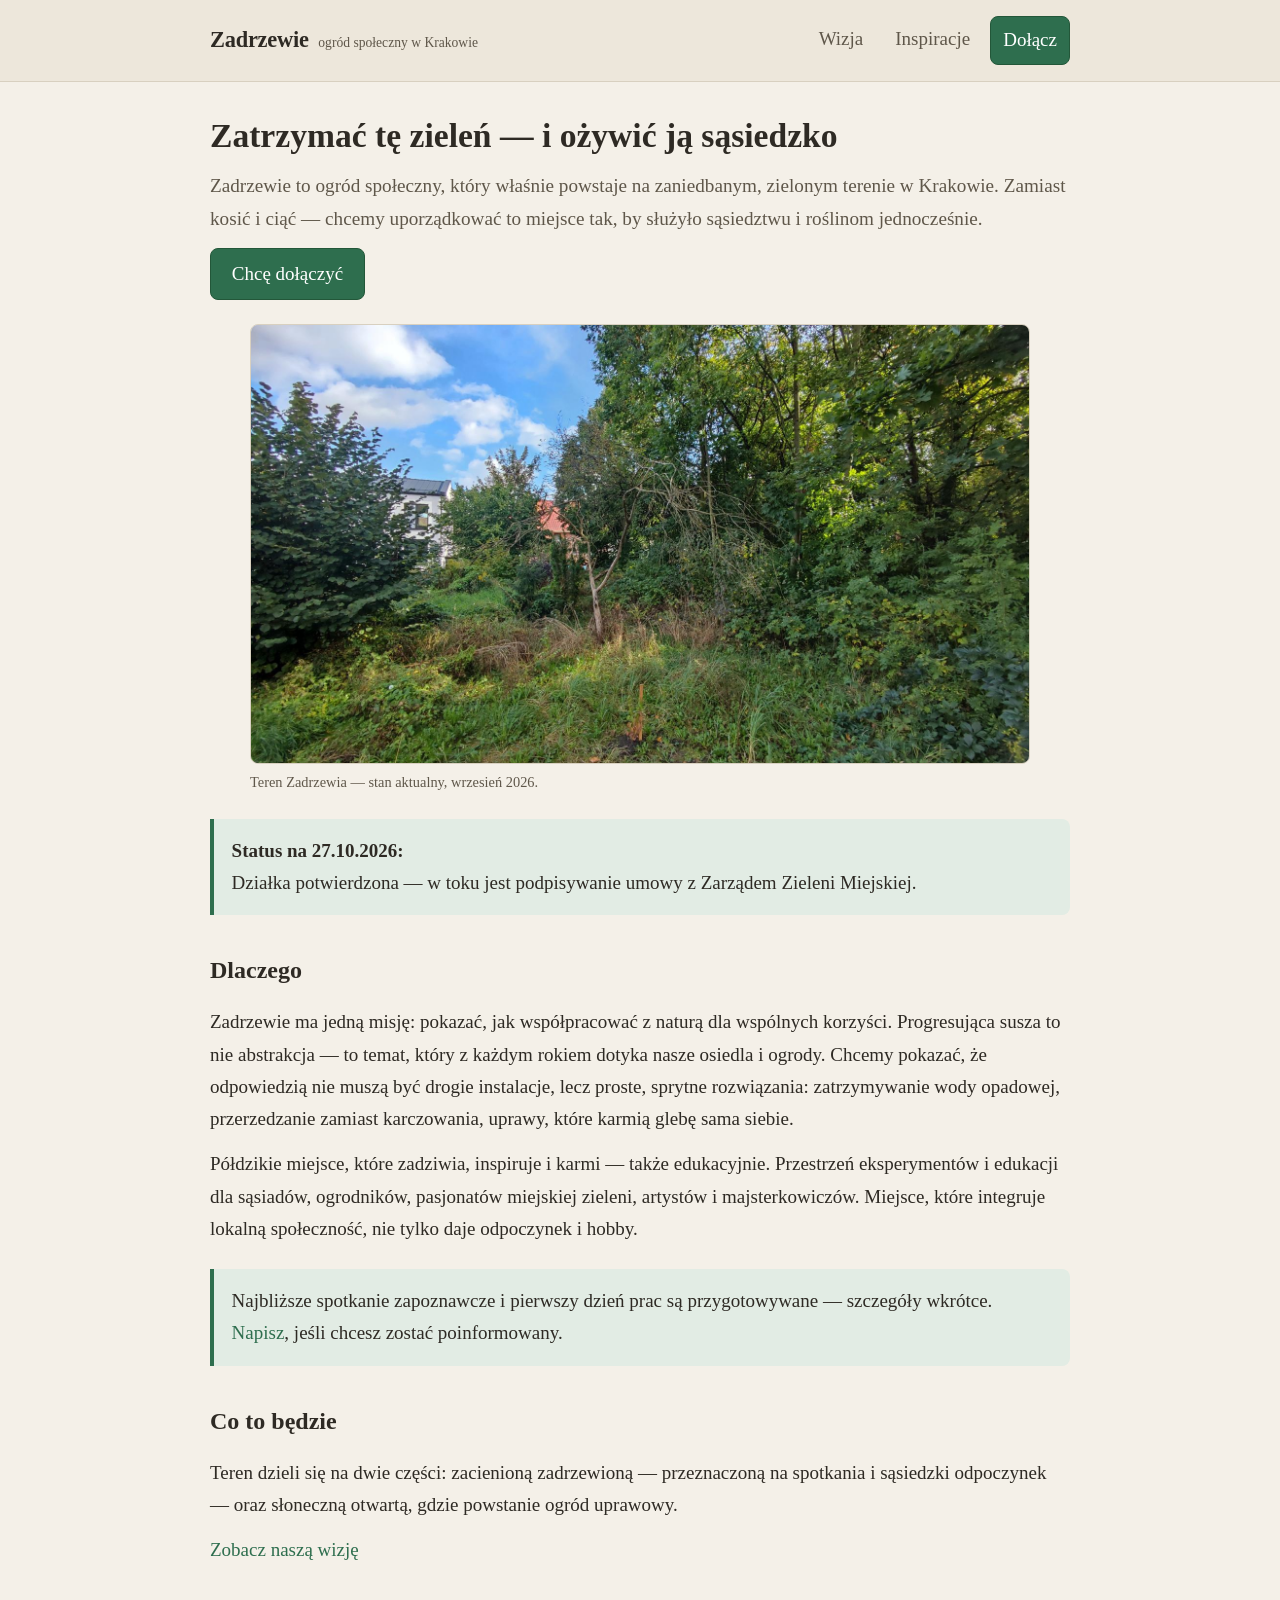
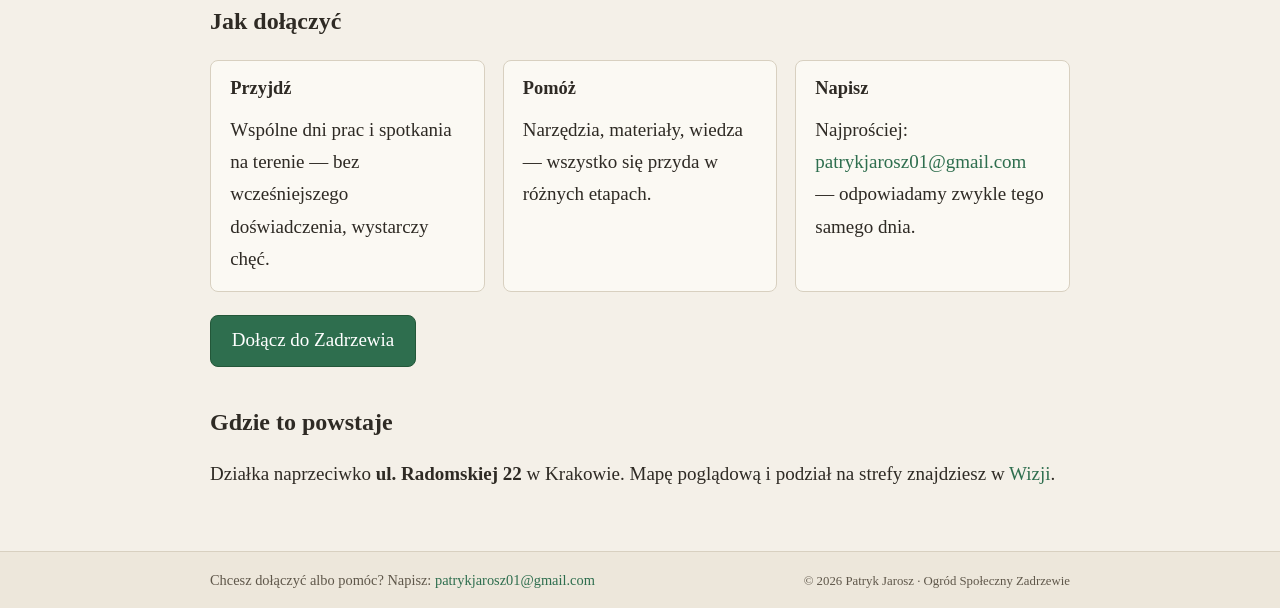
<file: index.html>
<!DOCTYPE html>
<html lang="pl">
<head>
  <meta charset="UTF-8">
  <meta name="viewport" content="width=device-width, initial-scale=1.0">
  <title>Zadrzewie — ogród społeczny w Krakowie</title>
  <meta name="description" content="Ogród społeczny Zadrzewie w Krakowie — powstaje na zaniedbanym terenie zielonym naprzeciwko ul. Radomskiej 22. Misja: współpraca z naturą wśród postępującej suszy. Zobacz wizję i dołącz.">
  <!-- TODO: po pierwszym wdrożeniu odkomentuj canonical/og:url i podmień og:image na docelowe -->
  <!--
  <link rel="canonical" href="https://mopsiok.github.io/zadrzewie/">
  <meta property="og:url" content="https://mopsiok.github.io/zadrzewie/">
  <meta property="og:image" content="img/og.jpg">
  -->
  <meta property="og:title" content="Zadrzewie — ogród społeczny w Krakowie">
  <meta property="og:description" content="Powstaje przy udziale sąsiadów na zaniedbanym terenie zielonym. Zobacz wizję i dołącz.">
  <meta property="og:type" content="website">
  <link rel="icon" type="image/svg+xml" href="favicon.svg">
  <link rel="stylesheet" href="css/style.css">
  <!-- TODO: GoatCounter — po założeniu konta podmień subdomenę. Źródła wejścia:
       QR z plakatu → link z ?r=plakat, post na FB → ?r=facebook
       (GoatCounter zapisuje parametr q=[query] i widać go w statystykach jest) -->
  <script src="count.js" async data-goatcounter="https://zadrzewie.goatcounter.com/count"></script>
</head>
<body>
<header data-navigation></header>
<script src="js/nav.js"></script>
<main>
  <section class="hero">
    <h1>Zatrzymać tę zieleń — i ożywić ją sąsiedzko</h1>
    <!-- TODO: dopracuj leady. Poniższe trzymają się znanych faktów; reszta do Twojej iteracji. -->
    <p class="lead">
      Zadrzewie to ogród społeczny, który właśnie powstaje na zaniedbanym,
      zielonym terenie w Krakowie. Zamiast kosić i ciąć — chcemy uporządkować
      to miejsce tak, by służyło sąsiedztwu i roślinom jednocześnie.
    </p>
    <p>
      <a class="button" href="contact.html">Chcę dołączyć</a>
    </p>
  </section>

  <!-- TODO: wybierz docelowe zdjęcie hero. Obecnie: otwarta część terenu ze wrzesienia. -->
  <figure>
    <img class="hero-photo" src="img/IMG_20260921_145245.jpg"
         alt="Otwarta, słoneczna część terenu ogrodu w wysokich trawach, w tle drzewa i domy osiedla">
    <figcaption class="figcaption">Teren Zadrzewia — stan aktualny, wrzesień 2026.
      <!-- TODO: ewentualnie doprecyzuj lokalizację w podpisie -->
    </figcaption>
  </figure>

  <div class="status">
    <p><b>Status na 27.10.2026:</b><br>Działka potwierdzona — w toku jest podpisywanie umowy
    z Zarządem Zieleni Miejskiej.</p>
  </div>

  <h2>Dlaczego</h2>
  <!-- TODO: iteruj po opis-v2.txt (treść posta na FB i plakatu) —
       ten tekst ma rozwinąć wątek edukacyjny suszy i prostych rozwiązań. -->
  <p>
    Zadrzewie ma jedną misję: pokazać, jak współpracować z naturą dla wspólnych
    korzyści. Progresująca susza to nie abstrakcja — to temat, który z każdym
    rokiem dotyka nasze osiedla i ogrody. Chcemy pokazać, że odpowiedzią nie
    muszą być drogie instalacje, lecz proste, sprytne rozwiązania: zatrzymywanie
    wody opadowej, przerzedzanie zamiast karczowania, uprawy, które karmią glebę
    sama siebie.
  </p>
  <p>
    Półdzikie miejsce, które zadziwia, inspiruje i karmi — także edukacyjnie.
    Przestrzeń eksperymentów i edukacji dla sąsiadów, ogrodników, pasjonatów
    miejskiej zieleni, artystów i majsterkowiczów. Miejsce, które integruje
    lokalną społeczność, nie tylko daje odpoczynek i hobby.
    <!-- TODO: jeśli się nakręci — rozwinięcie wątku edukacyjnego w inspiration.html -->
  </p>

  <div class="status">
    <p>Najbliższe spotkanie zapoznawcze i pierwszy dzień prac są przygotowywane —
    szczegóły wkrótce. <a href="contact.html">Napisz</a>, jeśli chcesz zostać poinformowany.
    <!-- DOCZELEJ: odkomentuj poniższy szablon, gdy termin spotkania wyklarowany:
         blok z konkretną datą + JSON-LD Event (schema wymaga widocznego startDate,
         więc do tamtego czasu nie dodajemy schematu).
    <h2 id="spotkanie">Najbliższe spotkanie</h2>
    <p>07.11.2026, godz. 10:00 — spotkanie informacyjne: zapoznanie, dyskusja
    o wstępnej wizji, wizyta terenowa (niezależnie od pogody — kurtka i dobre buty).</p>
    <script type="application/ld+json">
      {"@context":"https://schema.org","@type":"Event","name":"Spotkanie informacyjne — Ogród Społeczny Zadrzewie",
       "startDate":"2026-11-07T10:00","eventStatus":"https://schema.org/EventScheduled",
       "location":{"@type":"Place","name":"działka naprzeciwko ul. Radomskiej 22, Kraków"}}
    </script>
    -->
  </p>
  </div>

  <h2>Co to będzie</h2>
  <!-- TODO: skrót wizji 2–3 zdania; pełna opowieść w vision.html -->
  <p>
    Teren dzieli się na dwie części: zacienioną zadrzewioną — przeznaczoną
    na spotkania i sąsiedzki odpoczynek — oraz słoneczną otwartą, gdzie
    powstanie ogród uprawowy.
  </p>
  <p><a href="vision.html">Zobacz naszą wizję</a></p>

  <h2>Jak dołączyć</h2>
  <div class="cards">
    <div class="card">
      <h3>Przyjdź</h3>
      <p>Wspólne dni prac i spotkania na terenie — bez wcześniejszego
      doświadczenia, wystarczy chęć.</p>
    </div>
    <div class="card">
      <h3>Pomóż</h3>
      <p>Narzędzia, materiały, wiedza — wszystko się przyda w różnych etapach.</p>
    </div>
    <div class="card">
      <h3>Napisz</h3>
      <p>Najprościej: <a href="mailto:patrykjarosz01@gmail.com">patrykjarosz01@gmail.com</a> —
      odpowiadamy zwykle tego samego dnia.</p>
    </div>
  </div>
  <!-- TODO: tu po podpisaniu umowy pojawią się konkretne terminy pierwszych prac -->
  <p><a class="button" href="contact.html">Dołącz do Zadrzewia</a></p>

  <h2 id="gdzie">Gdzie to powstaje</h2>
  <p>
    Działka naprzeciwko <b>ul. Radomskiej 22</b> w Krakowie.
    Mapę poglądową i podział na strefy znajdziesz w
    <a href="vision.html#mapa">Wizji</a>.
    <!-- TODO: po wyklarowaniu dopisz nazwę osiedla i najprostszy opis dojazdu. -->
  </p>
</main>
<div id="footer"></div>
<script src="js/footer.js"></script>
</body>
</html>
</file>
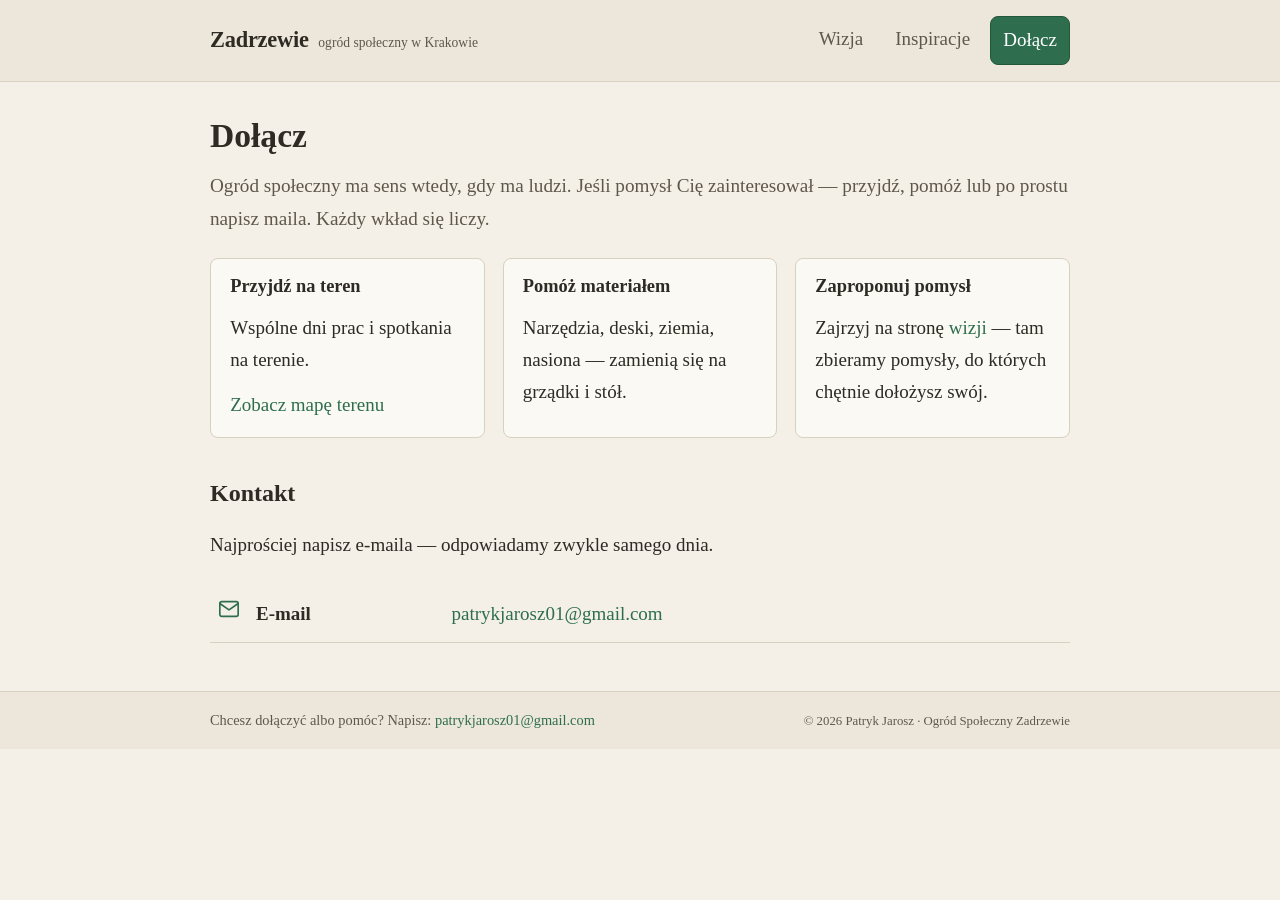
<file: contact.html>
<!DOCTYPE html>
<html lang="pl">
<head>
  <meta charset="UTF-8">
  <meta name="viewport" content="width=device-width, initial-scale=1.0">
  <title>Dołącz | Zadrzewie</title>
  <meta name="description" content="Dołącz do Ogrodu Społecznego Zadrzewie — napisz na patrykjarosz01@gmail.com lub wybraną ścieżką udziału.">
  <!-- TODO: canonical/og:url po wdrożeniu -->
  <meta property="og:title" content="Dołącz — Zadrzewie">
  <meta property="og:description" content="Napisz lub wybierz jedną ze ścieżek udziału — każdy krok się liczy.">
  <meta property="og:type" content="website">
  <link rel="icon" type="image/svg+xml" href="favicon.svg">
  <link rel="stylesheet" href="css/style.css">
  <script src="count.js" async data-goatcounter="https://zadrzewie.goatcounter.com/count"></script>
</head>
<body>
<header data-navigation></header>
<script src="js/nav.js"></script>
<main>
  <h1>Dołącz</h1>
  <p class="lead">
    Ogród społeczny ma sens wtedy, gdy ma ludzi. Jeśli pomysł Cię zainteresował
    — przyjdź, pomóż lub po prostu napisz maila. Każdy wkład się liczy.
  </p>

  <div class="cards">
    <div class="card">
      <h3>Przyjdź na teren</h3>
      <p>
        Wspólne dni prac i spotkania na terenie.
        <!-- TODO: po podpisaniu umowy dopisz terminy / kalendarz / link do zapisów -->
      </p>
      <p><a href="index.html#gdzie">Zobacz mapę terenu</a></p>
    </div>
    <div class="card">
      <h3>Pomóż materiałem</h3>
      <p>
        Narzędzia, deski, ziemia, nasiona — zamienią się na grządki i stół.
        <!-- TODO: tu docelowo lista aktualnych potrzeb -->
      </p>
    </div>
    <div class="card">
      <h3>Zaproponuj pomysł</h3>
      <p>
        Zajrzyj na stronę <a href="vision.html">wizji</a> —
        tam zbieramy pomysły, do których chętnie dołożysz swój.
      </p>
    </div>
  </div>

  <h2 id="kontakt">Kontakt</h2>
  <p>
    Najprościej napisz e-maila — odpowiadamy zwykle samego dnia.
  </p>
  <table class="contact-table">
    <tr>
      <td>
        <svg class="contact-icon" viewBox="0 0 24 24" aria-hidden="true"><path d="M4 4h16c1.1 0 2 .9 2 2v12c0 1.1-.9 2-2 2H4c-1.1 0-2-.9-2-2V6c0-1.1.9-2 2-2z"/><polyline points="22,6 12,13 2,6"/></svg>
      </td>
      <th scope="row">E-mail</th>
      <td><a href="mailto:patrykjarosz01@gmail.com">patrykjarosz01@gmail.com</a></td>
    </tr>
    <!-- TODO: docelowo wiersze: social media (grupa na FB?), telefon -->
  </table>
</main>
<div id="footer"></div>
<script src="js/footer.js"></script>
</body>
</html>
</file>
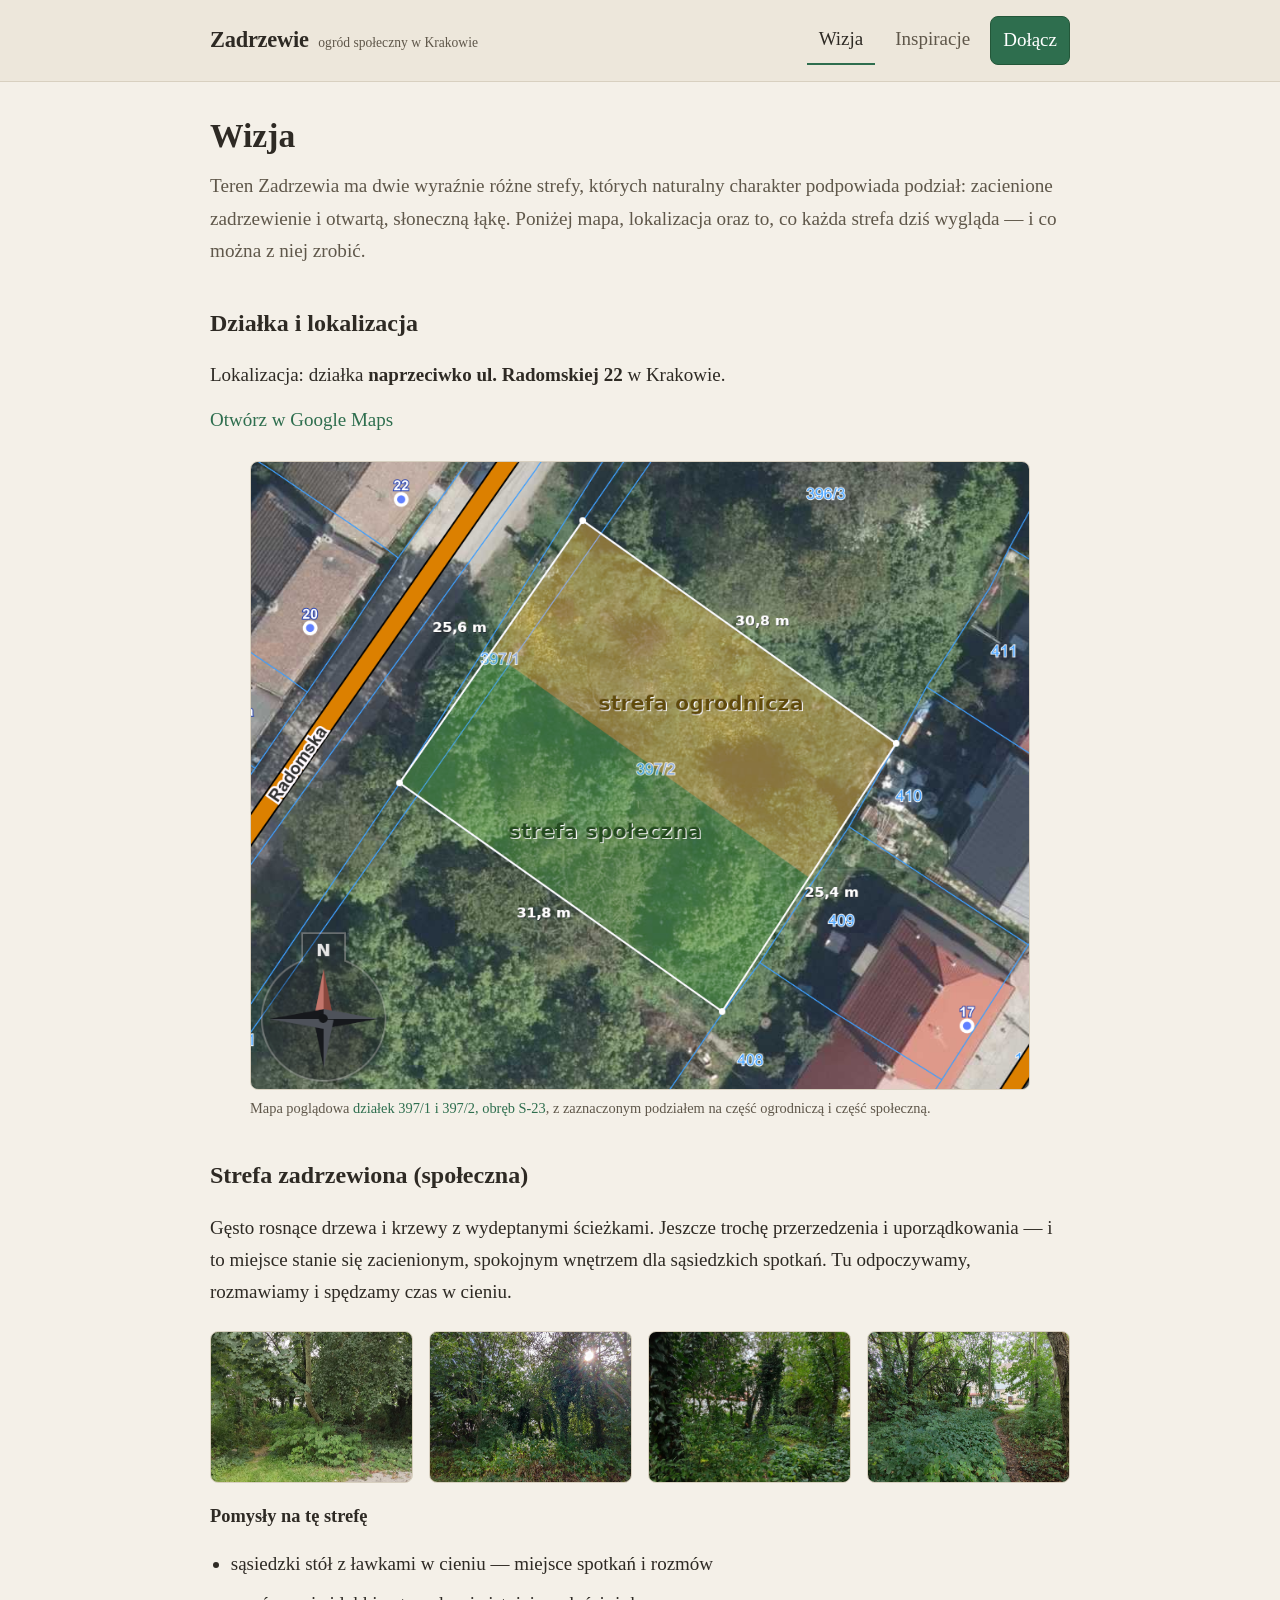
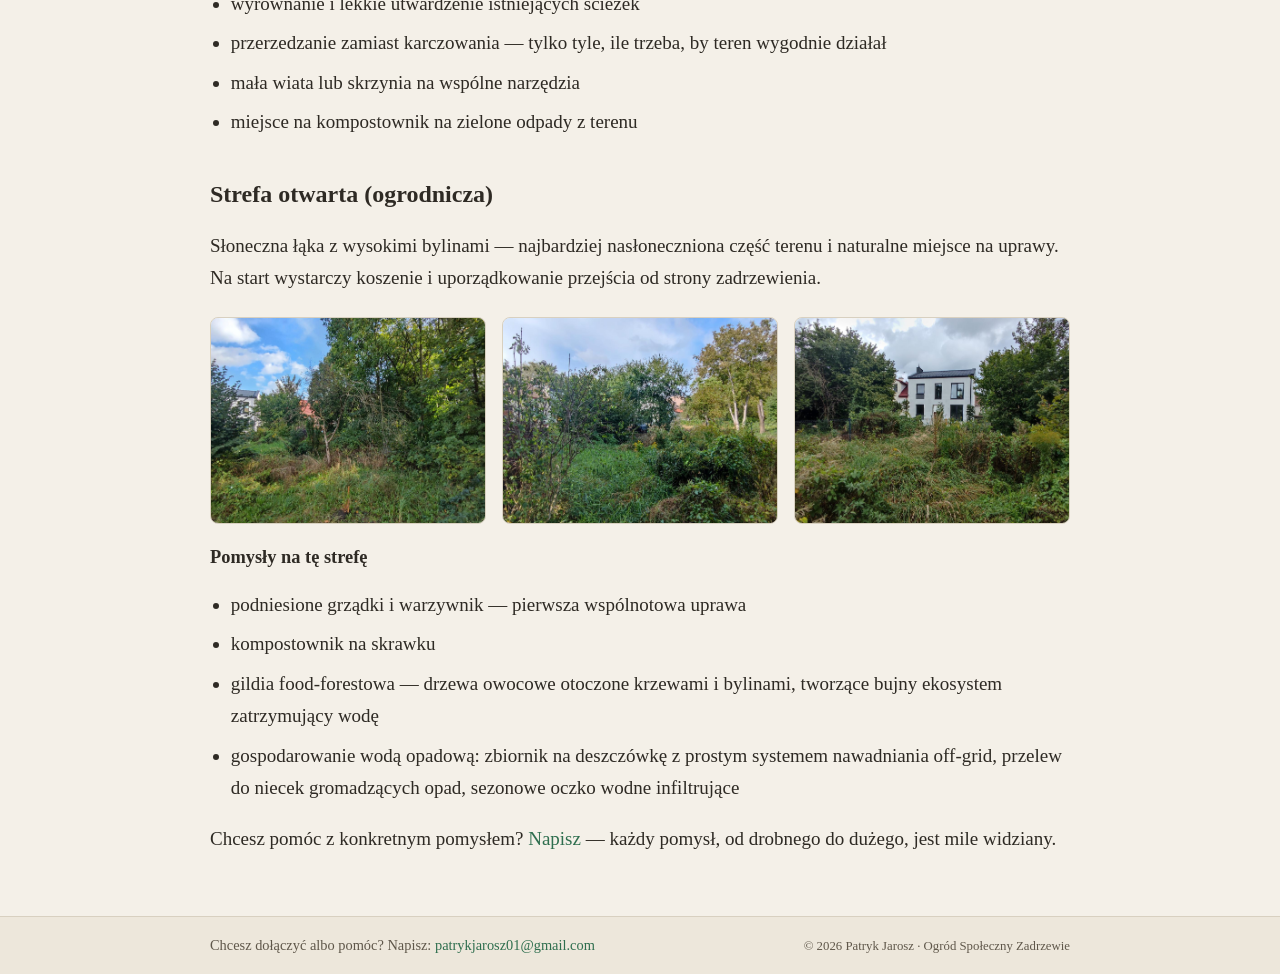
<file: vision.html>
<!DOCTYPE html>
<html lang="pl">
<head>
  <meta charset="UTF-8">
  <meta name="viewport" content="width=device-width, initial-scale=1.0">
  <title>Wizja | Zadrzewie</title>
  <meta name="description" content="Wizja Ogrodu Społecznego Zadrzewie w Krakowie: działki 397/1 i 397/2 obręb S-23, mapa terenu oraz dwie strefy — zadrzewiona część społeczna i otwarta część ogrodowa, ze zdjęciami i pomysłami.">
  <!-- TODO: canonical/og:url po wdrożeniu -->
  <meta property="og:title" content="Wizja — Zadrzewie">
  <meta property="og:description" content="Mapa, lokalizacja i dwie strefy terenu: zadrzewiona część społeczna i otwarta część ogrodowa — zdjęcia i pomysły na każdą z nich.">
  <meta property="og:type" content="website">
  <link rel="icon" type="image/svg+xml" href="favicon.svg">
  <link rel="stylesheet" href="css/style.css">
  <script src="js/gallery.js" defer></script>
  <script src="count.js" async data-goatcounter="https://zadrzewie.goatcounter.com/count"></script>
</head>
<body>
<header data-navigation></header>
<script src="js/nav.js"></script>
<main>
  <h1>Wizja</h1>
  <p class="lead">
    Teren Zadrzewia ma dwie wyraźnie różne strefy, których naturalny charakter
    podpowiada podział: zacienione zadrzewienie i otwartą, słoneczną łąkę.
    Poniżej mapa, lokalizacja oraz to, co każda strefa dziś wygląda — i co
    można z niej zrobić.
  </p>

  <h2 id="mapa">Działka i lokalizacja</h2>
  <p>
    Lokalizacja: działka <b>naprzeciwko ul. Radomskiej 22</b> w Krakowie.
    <!-- TODO: po wyklarowaniu dopisz nazwę osiedla i najprostszy opis dojazdu. -->
  </p>
  <p>
    <a href="https://www.google.com/maps/search/50.081766,+19.959402" rel="noopener">Otwórz w Google Maps</a>
  </p>
  <figure>
    <img class="hero-photo" src="img/mapa/mapa.png"
         alt="Mapa poglądowa terenu Zadrzewia na podkładzie ortofotomapy — dwie działki (397/1 i 397/2, obręb S-23) przy ul. Radomskiej z zaznaczonym podziałem na część ogrodniczą i część społeczną">
    <figcaption class="figcaption">
      Mapa poglądowa
      <a href="https://mapy.geoportal.gov.pl/imapnext/imap/index.html?webmap=9723EFFD-B884-3178-68D8-76C3A0993954" rel="noopener">działek 397/1 i 397/2, obręb S-23</a>,
      z zaznaczonym podziałem na część ogrodniczą i część społeczną.
      <!-- TODO: uzupełnij właściwy link do geoportalu z namiarem na działki -->
    </figcaption>
  </figure>

  <!-- UWAGA: przypisanie zdjęć do stref jest TYMCZASOWE — zweryfikuj z mapą
       i przepnij <img> między sekcjami, jeśli coś przypisane niezgodnie z rzeczywistością. -->

  <h2 id="zadrzewienie">Strefa zadrzewiona (społeczna)</h2>
  <p>
    Gęsto rosnące drzewa i krzewy z wydeptanymi ścieżkami. Jeszcze trochę
    przerzedzenia i uporządkowania — i to miejsce stanie się zacienionym,
    spokojnym wnętrzem dla sąsiedzkich spotkań. Tu odpoczywamy, rozmawiamy
    i spędzamy czas w cieniu.
    <!-- TODO: opis własnymi słowami (zdjęcia: sierpień i wrzesień 2026) -->
  </p>
  <div class="gallery gallery-cols-4">
    <button class="gallery-photo" type="button">
      <img src="img/IMG_20260810_144843.jpg"
           alt="Gęsty podszyt z samosiewami i wydeptaną ścieżką (sierpień 2026)" loading="lazy">
    </button>
    <button class="gallery-photo" type="button">
      <img src="img/IMG_20260921_145538.jpg"
           alt="Bujne zadrzewienie — drzewa oplecione bluszczem, słońce przenikające przez korony" loading="lazy">
    </button>
    <button class="gallery-photo" type="button">
      <img src="img/IMG_20260921_152022.jpg"
           alt="Wnętrze zadrzewienia — wydeptana ścieżka wśród oplecionych bluszczem pni" loading="lazy">
    </button>
    <button class="gallery-photo" type="button">
      <img src="img/IMG_20260921_152050.jpg"
           alt="Ścieżka wychodząca z zadrzewienia w stronę ulicy, w tle domy osiedla" loading="lazy">
    </button>
  </div>
  <h3>Pomysły na tę strefę</h3>
  <!-- TODO: wybierz i dopisz własne priorytety; poniżej kolekcja startowa -->
  <ul>
    <li>sąsiedzki stół z ławkami w cieniu — miejsce spotkań i rozmów</li>
    <li>wyrównanie i lekkie utwardzenie istniejących ścieżek</li>
    <li>przerzedzanie zamiast karczowania — tylko tyle, ile trzeba, by teren wygodnie działał</li>
    <li>mała wiata lub skrzynia na wspólne narzędzia</li>
    <li>miejsce na kompostownik na zielone odpady z terenu</li>
  </ul>

  <h2 id="ogrodnicza">Strefa otwarta (ogrodnicza)</h2>
  <p>
    Słoneczna łąka z wysokimi bylinami — najbardziej nasłoneczniona część
    terenu i naturalne miejsce na uprawy. Na start wystarczy koszenie
    i uporządkowanie przejścia od strony zadrzewienia.
    <!-- TODO: opis własnymi słowami (zdjęcia: wrzesień 2026) -->
  </p>
  <div class="gallery gallery-cols-3">
    <button class="gallery-photo" type="button">
      <img src="img/IMG_20260921_145245.jpg"
           alt="Otwarta, słoneczna łąka — przyszła część ogrodowa, w tle domy osiedla" loading="lazy">
    </button>
    <button class="gallery-photo" type="button">
      <img src="img/IMG_20260921_145517.jpg"
           alt="Otwarta część terenu widziana od strony zadrzewienia" loading="lazy">
    </button>
    <button class="gallery-photo" type="button">
      <img src="img/IMG_20260921_151102.jpg"
           alt="Otwarta łąka z zeszłorocznymi bylinami i ogrodzeniem, w tle domy" loading="lazy">
    </button>
  </div>
  <h3>Pomysły na tę strefę</h3>
  <!-- TODO: wybierz i dopisz własne priorytety; poniżej kolekcja startowa -->
  <ul>
    <li>podniesione grządki i warzywnik — pierwsza wspólnotowa uprawa</li>
    <li>kompostownik na skrawku</li>
    <li>gildia food-forestowa — drzewa owocowe otoczone krzewami i bylinami,
        tworzące bujny ekosystem zatrzymujący wodę</li>
    <li>gospodarowanie wodą opadową: zbiornik na deszczówkę z prostym systemem
        nawadniania off-grid, przelew do niecek gromadzących opad, sezonowe
        oczko wodne infiltrujące</li>
  </ul>

  <p>
    Chcesz pomóc z konkretnym pomysłem? <a href="contact.html">Napisz</a> —
    każdy pomysł, od drobnego do dużego, jest mile widziany.
  </p>
</main>

<dialog class="lightbox" aria-labelledby="lightbox-caption">
  <form method="dialog">
    <button class="close-lightbox" aria-label="Zamknij podgląd">&times;</button>
  </form>
  <figure>
    <img class="lightbox-image" alt="">
  </figure>
  <div class="lightbox-nav">
    <button class="prev-photo" type="button" aria-label="Poprzednie zdjęcie">&#8592; Poprzednie</button>
    <span class="lightbox-caption" id="lightbox-caption"></span>
    <button class="next-photo" type="button" aria-label="Następne zdjęcie">&#8594;</button>
  </div>
</dialog>

<div id="footer"></div>
<script src="js/footer.js"></script>
</body>
</html>
</file>
<file: css/style.css>
:root {
  --bg: #f4f0e8;
  --bg-shaded: #ede7db;
  --text: #2e2a24;
  --text-muted: #5f574a;
  --accent: #2e6e4e;
  --accent-dark: #235739;
  --accent-light: #e2ece4;
  --line: #d8d0c0;
  --card: #fbf9f3;
}

/* ============ Basics ============ */
* { box-sizing: border-box; }

body {
  margin: 0;
  background: var(--bg);
  color: var(--text);
  font-family: Georgia, "Times New Roman", serif;
  font-size: 19px;
  line-height: 1.7;
}

main {
  max-width: 900px;
  margin: 0 auto;
  padding: 2rem 1.25rem 3rem;
}

h1, h2, h3 { line-height: 1.3; }
h1 { font-size: 2.1rem; font-weight: 700; margin: 0 0 .5rem; }
h2 { font-size: 1.5rem; font-weight: 600; margin-top: 2.5rem; }
h3 { font-size: 1.15rem; font-weight: 600; margin-bottom: .4rem; }

p { margin: .8rem 0; }

a { color: var(--accent); text-decoration: none; }
a:hover { text-decoration: underline; }

.lead {
  font-size: 1.2rem;
  color: var(--text-muted);
  max-width: 46em;
}

/* ============ Buttons ============ */
.button {
  display: inline-block;
  background: var(--accent);
  color: #fff;
  border: 1px solid var(--accent-dark);
  border-radius: 8px;
  font: inherit;
  padding: .55rem 1.3rem;
  cursor: pointer;
}
.button:hover {
  background: var(--accent-dark);
  text-decoration: none;
}
.button:focus-visible {
  outline: 3px solid var(--accent);
  outline-offset: 3px;
}

/* ============ Header + navigation ============ */
.site-header {
  background: var(--bg-shaded);
  border-bottom: 1px solid var(--line);
}

.header-inner {
  max-width: 900px;
  margin: 0 auto;
  padding: 1rem 1.25rem;
  display: flex;
  align-items: center;
  justify-content: space-between;
  flex-wrap: wrap;
  gap: .65rem 1.5rem;
}

.brand {
  color: var(--text);
  font-size: 1.4rem;
  font-weight: 700;
  letter-spacing: -.01em;
  display: inline-flex;
  align-items: baseline;
  gap: .6rem;
}
.brand:hover { text-decoration: none; }
.brand-tagline {
  font-size: .85rem;
  font-weight: normal;
  color: var(--text-muted);
  letter-spacing: 0;
}

nav ul {
  list-style: none;
  display: flex;
  flex-wrap: wrap;
  align-items: center;
  gap: .15rem .5rem;
  margin: 0;
  padding: 0;
}

nav a {
  color: var(--text-muted);
  display: block;
  padding: .45rem .75rem;
  border-bottom: 2px solid transparent;
}
nav a:hover { color: var(--text); text-decoration: none; }
nav a.active {
  color: var(--text);
  border-bottom-color: var(--accent);
}

/* the join link doubles as the header call to action */
nav a.join {
  color: #fff;
  background: var(--accent);
  border: 1px solid var(--accent-dark);
  border-radius: 8px;
  border-bottom-width: 1px;
}
nav a.join:hover { background: var(--accent-dark); color: #fff; }
nav a.join:focus-visible {
  outline: 3px solid var(--accent-dark);
  outline-offset: 2px;
}

/* ============ Hero ============ */
.hero-photo {
  display: block;
  width: 100%;
  border: 1px solid var(--line);
  border-radius: 8px;
  margin: 1.5rem 0 .4rem;
}
.figcaption {
  font-size: .9rem;
  color: var(--text-muted);
}

/* ============ Inspirations (stacked: heading -> photo -> description) ============ */
.inspiration-item {
  margin: 2.3rem 0;
}
.inspiration-item h3 {
  font-size: 1.25rem;
  margin-bottom: .6rem;
}
.inspiration-item .hero-photo {
  margin: 0 0 .5rem;
}
.inspiration-item p { margin-bottom: 0; }

/* ============ Status highlight ============ */
.status {
  background: var(--accent-light);
  border-left: 4px solid var(--accent);
  border-radius: 0 8px 8px 0;
  padding: .8rem 1.1rem;
  margin: 1.5rem 0;
}
.status p { margin: .2rem 0; }

/* ============ Cards (idea paths, sections summary) ============ */
.cards {
  display: grid;
  grid-template-columns: repeat(auto-fit, minmax(230px, 1fr));
  gap: 1.1rem;
  margin: 1.4rem 0;
}
.card {
  background: var(--card);
  border: 1px solid var(--line);
  border-radius: 8px;
  padding: 1rem 1.2rem;
}
.card h3 { margin-top: 0; }
.card p:last-child { margin-bottom: 0; }
.card .font-small { font-size: .95rem; color: var(--text-muted); }

/* ============ Lists ============ */
main ul { padding-left: 1.3rem; }
main li { margin: .45rem 0; }

/* ============ Galleries + lightbox ============ */
.gallery {
  display: grid;
  gap: 1rem;
  margin: 1.4rem 0;
}
/* every group gets an explicit number of columns, so all thumbnails in
   the group sit in one row and share the same tile size */
.gallery-cols-3 { grid-template-columns: repeat(3, 1fr); }
.gallery-cols-4 { grid-template-columns: repeat(4, 1fr); }
.gallery-photo {
  appearance: none;
  background: none;
  border: 0;
  padding: 0;
  cursor: pointer;
}
.gallery-photo img {
  display: block;
  width: 100%;
  height: auto;
  aspect-ratio: 4 / 3;
  object-fit: cover;
  border: 1px solid var(--line);
  border-radius: 8px;
}
.gallery-photo:focus-visible {
  outline: 3px solid var(--accent);
  outline-offset: 3px;
}

/* Lightbox as an immersive stage: the photo fills the dialog,
   controls are overlaid on top of the image (no beige panel). */
.lightbox {
  border: 0;
  padding: 0;
  background: none;
  overflow: hidden;
  max-width: min(1500px, calc(100vw - 2rem));
  max-height: calc(100vh - 2rem);
  max-height: calc(100dvh - 2rem);
}
.lightbox::backdrop { background: rgba(20, 19, 17, .82); }
.lightbox form {
  position: absolute;
  top: .5rem;
  right: .5rem;
  margin: 0;
}
.lightbox figure {
  margin: 0;
  position: relative;
}
.lightbox img {
  display: block;
  max-width: 100%;
  max-height: calc(100vh - 2rem);
  max-height: calc(100dvh - 2rem);
  width: auto;
  height: auto;
  border-radius: 8px;
}
.close-lightbox,
.lightbox-nav button {
  background: rgba(31, 30, 27, .6);
  border: 1px solid rgba(255, 255, 255, .4);
  border-radius: 999px;
  color: #fff;
  cursor: pointer;
}
.close-lightbox {
  width: 2.4rem;
  height: 2.4rem;
  font-size: 1.4rem;
  line-height: 1;
}
.close-lightbox:hover,
.lightbox-nav button:hover { background: rgba(31, 30, 27, .85); }
.close-lightbox:focus-visible,
.lightbox-nav button:focus-visible,
.lightbox-caption:focus-visible {
  outline: 3px solid #fff;
  outline-offset: 2px;
}
/* bottom overlay strip: [Poprzednie] [caption] [Nastepne]; the caption
   wraps and the strip grows (radius 14px on a possibly multi-row bar) */
.lightbox-nav {
  position: absolute;
  left: .5rem;
  right: .5rem;
  bottom: .5rem;
  display: flex;
  align-items: center;
  gap: .5rem;
  background: rgba(31, 30, 27, .6);
  border: 1px solid rgba(255, 255, 255, .4);
  border-radius: 14px;
  padding: .4rem .55rem;
}
.lightbox-nav button {
  font: inherit;
  font-size: .9rem;
  padding: .35rem .8rem;
  white-space: nowrap;
  flex-shrink: 0;
}
.lightbox-caption {
  flex: 1;
  min-width: 0;
  color: #fff;
  font-size: .9rem;
  text-align: center;
  line-height: 1.45;
  padding: .1rem .3rem;
}

/* ============ Contact table ============ */
.contact-table {
  width: 100%;
  border-collapse: collapse;
  margin-top: 1.5rem;
}
.contact-table th,
.contact-table td {
  text-align: left;
  padding: .75rem .5rem;
  border-bottom: 1px solid var(--line);
  vertical-align: middle;
}
.contact-table td:first-child { width: 2.2rem; }
.contact-icon {
  width: 22px;
  height: 22px;
  fill: none;
  stroke: var(--accent);
  stroke-width: 1.8;
  stroke-linecap: round;
  stroke-linejoin: round;
}

/* ============ Footer ============ */
.site-footer {
  background: var(--bg-shaded);
  border-top: 1px solid var(--line);
  font-size: .9rem;
  color: var(--text-muted);
}
.footer-inner {
  max-width: 900px;
  margin: 0 auto;
  padding: 1rem 1.25rem;
  display: flex;
  justify-content: space-between;
  align-items: baseline;
  flex-wrap: wrap;
  gap: .4rem 2rem;
}
.footer-inner p { margin: 0; }
.footer-note { font-size: .8rem; }

/* ============ Small screens ============ */
@media (max-width: 600px) {
  body { font-size: 16px; }

  main { padding: 1.5rem 1rem 2rem; }
  h1 { font-size: 1.65rem; }
  h2 { font-size: 1.3rem; margin-top: 2rem; }
  .lead { font-size: 1.1rem; }

  .header-inner {
    flex-direction: column;
    align-items: flex-start;
    padding: .75rem 1rem;
  }
  .brand { font-size: 1.3rem; }
  .brand-tagline { font-size: .8rem; }
  nav a { padding: .45rem .55rem; }

  /* wider, tappable tiles: two per row */
  .gallery-cols-3,
  .gallery-cols-4 { grid-template-columns: repeat(2, 1fr); }
  .gallery { gap: .7rem; }

  .footer-inner {
    flex-direction: column;
    align-items: flex-start;
    gap: .3rem;
  }
}

@media (max-height: 500px) and (orientation: landscape) {
  .lightbox {
    max-width: calc(100vw - 1rem);
    max-height: calc(100vh - 1rem);
    max-height: calc(100dvh - 1rem);
  }
  .lightbox img {
    max-height: calc(100vh - 1rem);
    max-height: calc(100dvh - 1rem);
  }
  .lightbox-nav { left: .4rem; right: .4rem; bottom: .4rem; }
  .lightbox form { top: .4rem; right: .4rem; }
}
</file>
